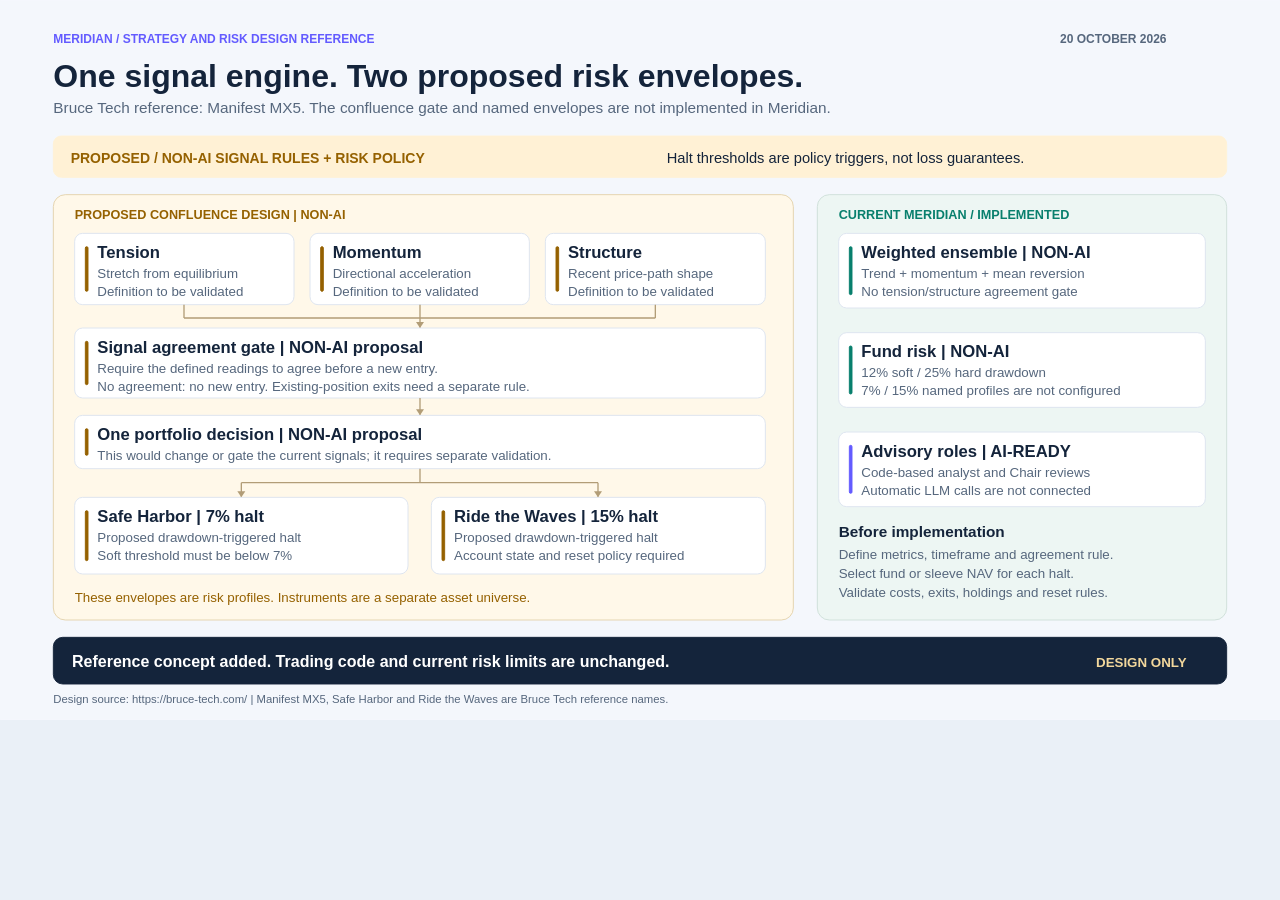
<file: presentations/architecture_20261020/bruce_inspired_proposal.html>
<!doctype html><html lang="en"><meta charset="utf-8"><meta name="viewport" content="width=device-width,initial-scale=1"><title>Proposed confluence strategy and two risk envelopes</title><style>body{margin:0;background:#eaf0f7}.slide{max-width:1920px;margin:0 auto}svg{display:block;width:100%;height:auto}@media print{@page{size:landscape;margin:0}body{background:white}}</style><main class="slide"><svg xmlns="http://www.w3.org/2000/svg" width="1920" height="1080" viewBox="0 0 1920 1080" role="img" aria-labelledby="title desc">
<title id="title">Proposed confluence strategy and two risk envelopes</title>
<desc id="desc">Attributed Bruce Tech design reference, not implemented in Meridian. Tension, momentum and structure feed a proposed non-AI agreement gate and one portfolio decision. Two proposed risk envelopes use 7% and 15% drawdown halts. Current Meridian remains a weighted three-engine ensemble with a 12% soft and 25% hard drawdown policy. Advisory interfaces are AI-ready; automatic model calls are not connected.</desc>
<rect x="0" y="0" width="1920" height="1080" rx="0" fill="#F4F7FC" stroke="#F4F7FC" stroke-width="1.4"/>
<text x="80" y="65" font-family="Segoe UI, Arial, sans-serif" font-size="18" font-weight="700" fill="#635BFF">MERIDIAN / STRATEGY AND RISK DESIGN REFERENCE</text>
<text x="1590" y="65" font-family="Segoe UI, Arial, sans-serif" font-size="18" font-weight="700" fill="#56677D">20 OCTOBER 2026</text>
<text x="80" y="131" font-family="Segoe UI, Arial, sans-serif" font-size="48" font-weight="700" fill="#14243B">One signal engine. Two proposed risk envelopes.</text>
<text x="80" y="170" font-family="Segoe UI, Arial, sans-serif" font-size="23" font-weight="400" fill="#56677D">Bruce Tech reference: Manifest MX5. The confluence gate and named envelopes are not implemented in Meridian.</text>
<rect x="80" y="204" width="1760" height="62" rx="12" fill="#FFF1D5" stroke="#FFF1D5" stroke-width="1.4"/>
<text x="106" y="244" font-family="Segoe UI, Arial, sans-serif" font-size="21" font-weight="700" fill="#956100">PROPOSED / NON-AI SIGNAL RULES + RISK POLICY</text>
<text x="1000" y="244" font-family="Segoe UI, Arial, sans-serif" font-size="22" font-weight="400" fill="#14243B">Halt thresholds are policy triggers, not loss guarantees.</text>
<rect x="80" y="292" width="1110" height="638" rx="18" fill="#FFF8E9" stroke="#E4D2AC" stroke-width="1.4"/>
<text x="112" y="328" font-family="Segoe UI, Arial, sans-serif" font-size="19" font-weight="700" fill="#956100">PROPOSED CONFLUENCE DESIGN | NON-AI</text>
<rect x="112" y="350" width="329" height="107" rx="12" fill="#FFFFFF" stroke="#DCE3EF" stroke-width="1.4"/>
<rect x="128" y="370" width="4" height="67" rx="2" fill="#956100" stroke="#956100" stroke-width="1.4"/>
<text x="146" y="387" font-family="Segoe UI, Arial, sans-serif" font-size="25" font-weight="700" fill="#14243B">Tension</text>
<text x="146" y="417" font-family="Segoe UI, Arial, sans-serif" font-size="20" font-weight="400" fill="#56677D">Stretch from equilibrium</text>
<text x="146" y="444" font-family="Segoe UI, Arial, sans-serif" font-size="20" font-weight="400" fill="#56677D">Definition to be validated</text>
<rect x="465" y="350" width="329" height="107" rx="12" fill="#FFFFFF" stroke="#DCE3EF" stroke-width="1.4"/>
<rect x="481" y="370" width="4" height="67" rx="2" fill="#956100" stroke="#956100" stroke-width="1.4"/>
<text x="499" y="387" font-family="Segoe UI, Arial, sans-serif" font-size="25" font-weight="700" fill="#14243B">Momentum</text>
<text x="499" y="417" font-family="Segoe UI, Arial, sans-serif" font-size="20" font-weight="400" fill="#56677D">Directional acceleration</text>
<text x="499" y="444" font-family="Segoe UI, Arial, sans-serif" font-size="20" font-weight="400" fill="#56677D">Definition to be validated</text>
<rect x="818" y="350" width="330" height="107" rx="12" fill="#FFFFFF" stroke="#DCE3EF" stroke-width="1.4"/>
<rect x="834" y="370" width="4" height="67" rx="2" fill="#956100" stroke="#956100" stroke-width="1.4"/>
<text x="852" y="387" font-family="Segoe UI, Arial, sans-serif" font-size="25" font-weight="700" fill="#14243B">Structure</text>
<text x="852" y="417" font-family="Segoe UI, Arial, sans-serif" font-size="20" font-weight="400" fill="#56677D">Recent price-path shape</text>
<text x="852" y="444" font-family="Segoe UI, Arial, sans-serif" font-size="20" font-weight="400" fill="#56677D">Definition to be validated</text>
<polyline points="276,457 276,477" fill="none" stroke="#B29D77" stroke-width="2"/>
<polyline points="630,457 630,477" fill="none" stroke="#B29D77" stroke-width="2"/>
<polyline points="983,457 983,477" fill="none" stroke="#B29D77" stroke-width="2"/>
<polyline points="276,477 983,477" fill="none" stroke="#B29D77" stroke-width="2"/>
<polyline points="630,477 630,492" fill="none" stroke="#B29D77" stroke-width="2"/>
<polygon points="630,492 624,483 636,483" fill="#B29D77"/>
<rect x="112" y="492" width="1036" height="105" rx="12" fill="#FFFFFF" stroke="#DCE3EF" stroke-width="1.4"/>
<rect x="128" y="512" width="4" height="65" rx="2" fill="#956100" stroke="#956100" stroke-width="1.4"/>
<text x="146" y="529" font-family="Segoe UI, Arial, sans-serif" font-size="25" font-weight="700" fill="#14243B">Signal agreement gate | NON-AI proposal</text>
<text x="146" y="559" font-family="Segoe UI, Arial, sans-serif" font-size="20" font-weight="400" fill="#56677D">Require the defined readings to agree before a new entry.</text>
<text x="146" y="586" font-family="Segoe UI, Arial, sans-serif" font-size="20" font-weight="400" fill="#56677D">No agreement: no new entry. Existing-position exits need a separate rule.</text>
<polyline points="630,597 630,623" fill="none" stroke="#B29D77" stroke-width="2"/>
<polygon points="630,623 624,614 636,614" fill="#B29D77"/>
<rect x="112" y="623" width="1036" height="80" rx="12" fill="#FFFFFF" stroke="#DCE3EF" stroke-width="1.4"/>
<rect x="128" y="643" width="4" height="40" rx="2" fill="#956100" stroke="#956100" stroke-width="1.4"/>
<text x="146" y="660" font-family="Segoe UI, Arial, sans-serif" font-size="25" font-weight="700" fill="#14243B">One portfolio decision | NON-AI proposal</text>
<text x="146" y="690" font-family="Segoe UI, Arial, sans-serif" font-size="20" font-weight="400" fill="#56677D">This would change or gate the current signals; it requires separate validation.</text>
<polyline points="630,703 630,724" fill="none" stroke="#B29D77" stroke-width="2"/>
<polyline points="362,724 897,724" fill="none" stroke="#B29D77" stroke-width="2"/>
<polyline points="362,724 362,746" fill="none" stroke="#B29D77" stroke-width="2"/>
<polygon points="362,746 356,737 368,737" fill="#B29D77"/>
<polyline points="897,724 897,746" fill="none" stroke="#B29D77" stroke-width="2"/>
<polygon points="897,746 891,737 903,737" fill="#B29D77"/>
<rect x="112" y="746" width="500" height="115" rx="12" fill="#FFFFFF" stroke="#DCE3EF" stroke-width="1.4"/>
<rect x="128" y="766" width="4" height="75" rx="2" fill="#956100" stroke="#956100" stroke-width="1.4"/>
<text x="146" y="783" font-family="Segoe UI, Arial, sans-serif" font-size="25" font-weight="700" fill="#14243B">Safe Harbor | 7% halt</text>
<text x="146" y="813" font-family="Segoe UI, Arial, sans-serif" font-size="20" font-weight="400" fill="#56677D">Proposed drawdown-triggered halt</text>
<text x="146" y="840" font-family="Segoe UI, Arial, sans-serif" font-size="20" font-weight="400" fill="#56677D">Soft threshold must be below 7%</text>
<rect x="647" y="746" width="501" height="115" rx="12" fill="#FFFFFF" stroke="#DCE3EF" stroke-width="1.4"/>
<rect x="663" y="766" width="4" height="75" rx="2" fill="#956100" stroke="#956100" stroke-width="1.4"/>
<text x="681" y="783" font-family="Segoe UI, Arial, sans-serif" font-size="25" font-weight="700" fill="#14243B">Ride the Waves | 15% halt</text>
<text x="681" y="813" font-family="Segoe UI, Arial, sans-serif" font-size="20" font-weight="400" fill="#56677D">Proposed drawdown-triggered halt</text>
<text x="681" y="840" font-family="Segoe UI, Arial, sans-serif" font-size="20" font-weight="400" fill="#56677D">Account state and reset policy required</text>
<text x="112" y="903" font-family="Segoe UI, Arial, sans-serif" font-size="20" font-weight="400" fill="#956100">These envelopes are risk profiles. Instruments are a separate asset universe.</text>
<rect x="1226" y="292" width="614" height="638" rx="18" fill="#EDF6F3" stroke="#CEDFD9" stroke-width="1.4"/>
<text x="1258" y="328" font-family="Segoe UI, Arial, sans-serif" font-size="19" font-weight="700" fill="#087F6D">CURRENT MERIDIAN / IMPLEMENTED</text>
<rect x="1258" y="350" width="550" height="112" rx="12" fill="#FFFFFF" stroke="#DCE3EF" stroke-width="1.4"/>
<rect x="1274" y="370" width="4" height="72" rx="2" fill="#087F6D" stroke="#087F6D" stroke-width="1.4"/>
<text x="1292" y="387" font-family="Segoe UI, Arial, sans-serif" font-size="25" font-weight="700" fill="#14243B">Weighted ensemble | NON-AI</text>
<text x="1292" y="417" font-family="Segoe UI, Arial, sans-serif" font-size="20" font-weight="400" fill="#56677D">Trend + momentum + mean reversion</text>
<text x="1292" y="444" font-family="Segoe UI, Arial, sans-serif" font-size="20" font-weight="400" fill="#56677D">No tension/structure agreement gate</text>
<rect x="1258" y="499" width="550" height="112" rx="12" fill="#FFFFFF" stroke="#DCE3EF" stroke-width="1.4"/>
<rect x="1274" y="519" width="4" height="72" rx="2" fill="#087F6D" stroke="#087F6D" stroke-width="1.4"/>
<text x="1292" y="536" font-family="Segoe UI, Arial, sans-serif" font-size="25" font-weight="700" fill="#14243B">Fund risk | NON-AI</text>
<text x="1292" y="566" font-family="Segoe UI, Arial, sans-serif" font-size="20" font-weight="400" fill="#56677D">12% soft / 25% hard drawdown</text>
<text x="1292" y="593" font-family="Segoe UI, Arial, sans-serif" font-size="20" font-weight="400" fill="#56677D">7% / 15% named profiles are not configured</text>
<rect x="1258" y="648" width="550" height="112" rx="12" fill="#FFFFFF" stroke="#DCE3EF" stroke-width="1.4"/>
<rect x="1274" y="668" width="4" height="72" rx="2" fill="#635BFF" stroke="#635BFF" stroke-width="1.4"/>
<text x="1292" y="685" font-family="Segoe UI, Arial, sans-serif" font-size="25" font-weight="700" fill="#14243B">Advisory roles | AI-READY</text>
<text x="1292" y="715" font-family="Segoe UI, Arial, sans-serif" font-size="20" font-weight="400" fill="#56677D">Code-based analyst and Chair reviews</text>
<text x="1292" y="742" font-family="Segoe UI, Arial, sans-serif" font-size="20" font-weight="400" fill="#56677D">Automatic LLM calls are not connected</text>
<text x="1258" y="805" font-family="Segoe UI, Arial, sans-serif" font-size="23" font-weight="700" fill="#14243B">Before implementation</text>
<text x="1258" y="838" font-family="Segoe UI, Arial, sans-serif" font-size="20" font-weight="400" fill="#56677D">Define metrics, timeframe and agreement rule.</text>
<text x="1258" y="867" font-family="Segoe UI, Arial, sans-serif" font-size="20" font-weight="400" fill="#56677D">Select fund or sleeve NAV for each halt.</text>
<text x="1258" y="896" font-family="Segoe UI, Arial, sans-serif" font-size="20" font-weight="400" fill="#56677D">Validate costs, exits, holdings and reset rules.</text>
<rect x="80" y="956" width="1760" height="70" rx="14" fill="#14243B" stroke="#14243B" stroke-width="1.4"/>
<text x="108" y="1000" font-family="Segoe UI, Arial, sans-serif" font-size="24" font-weight="700" fill="#FFFFFF">Reference concept added. Trading code and current risk limits are unchanged.</text>
<text x="1644" y="1000" font-family="Segoe UI, Arial, sans-serif" font-size="20" font-weight="700" fill="#F2D79C">DESIGN ONLY</text>
<text x="80" y="1054" font-family="Segoe UI, Arial, sans-serif" font-size="17" font-weight="400" fill="#56677D">Design source: https://bruce-tech.com/ | Manifest MX5, Safe Harbor and Ride the Waves are Bruce Tech reference names.</text>
</svg></main></html>
</file>
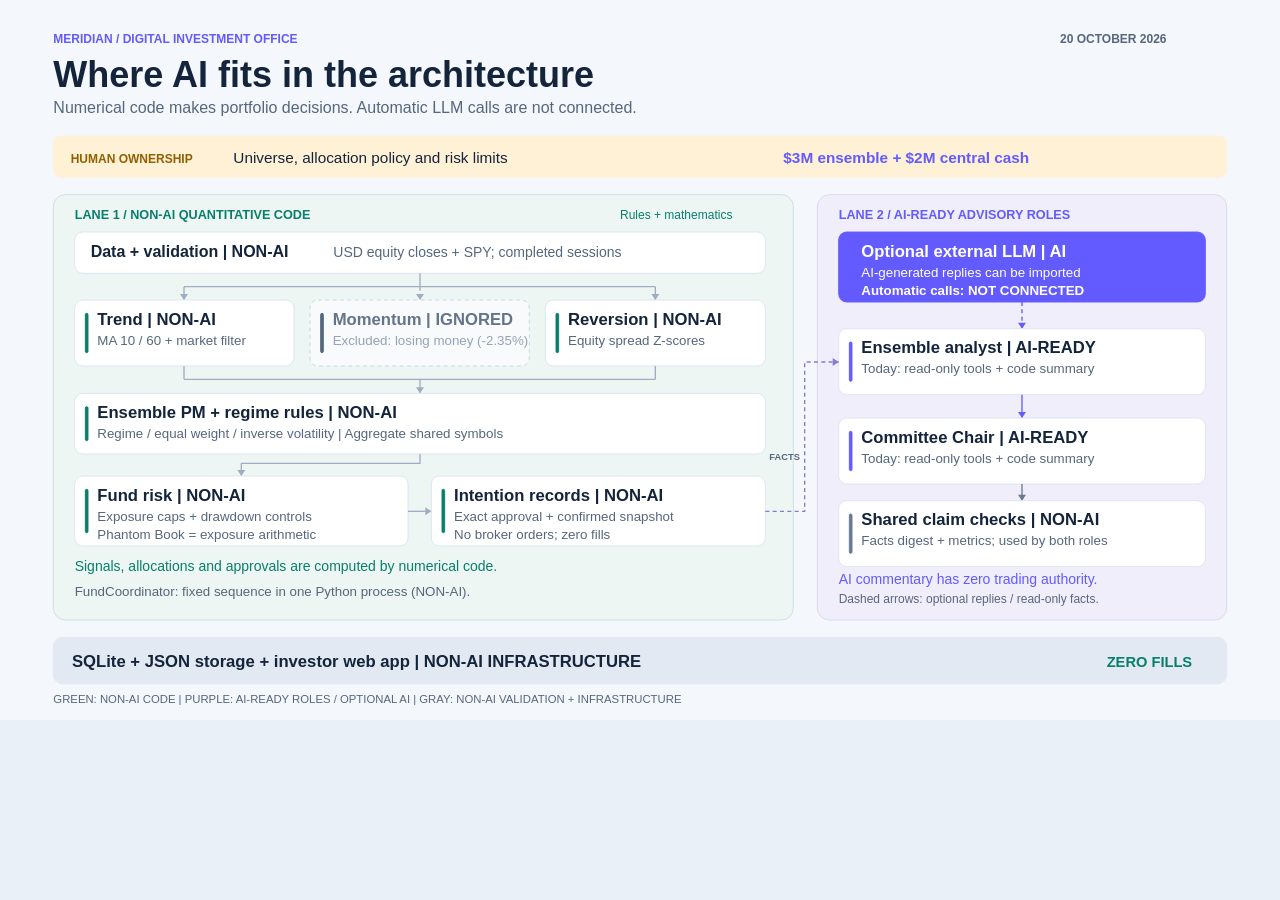
<file: presentations/architecture_20261020/ensemble_architecture.html>
<!doctype html><html lang="en"><meta charset="utf-8"><meta name="viewport" content="width=device-width,initial-scale=1"><title>Meridian | Ensemble architecture</title><style>body{margin:0;background:#eaf0f7}.slide{max-width:1920px;margin:0 auto}svg{display:block;width:100%;height:auto}@media print{@page{size:landscape;margin:0}body{background:white}}</style><main class="slide"><svg xmlns="http://www.w3.org/2000/svg" width="1920" height="1080" viewBox="0 0 1920 1080" role="img" aria-labelledby="title desc">
<title id="title">Where AI fits in Meridian</title>
<desc id="desc">Strategies, regime rules, allocation, fund risk, Phantom Book, orchestration, validation, storage and the web app are non-AI code. Analyst and Chair are AI-ready interfaces with code-generated reviews today. An optional external LLM can supply imported replies. Automatic LLM calls are not connected. Zero fills.</desc>
<rect x="0" y="0" width="1920" height="1080" rx="0" fill="#F4F7FC" stroke="#F4F7FC" stroke-width="1.4"/>
<text x="80" y="65" font-family="Segoe UI, Arial, sans-serif" font-size="18" font-weight="700" fill="#635BFF">MERIDIAN / DIGITAL INVESTMENT OFFICE</text>
<text x="80" y="131" font-family="Segoe UI, Arial, sans-serif" font-size="54" font-weight="700" fill="#14243B">Where AI fits in the architecture</text>
<text x="80" y="170" font-family="Segoe UI, Arial, sans-serif" font-size="24" font-weight="400" fill="#56677D">Numerical code makes portfolio decisions. Automatic LLM calls are not connected.</text>
<text x="1590" y="65" font-family="Segoe UI, Arial, sans-serif" font-size="18" font-weight="700" fill="#56677D">20 OCTOBER 2026</text>
<rect x="80" y="204" width="1760" height="62" rx="12" fill="#FFF1D5" stroke="#FFF1D5" stroke-width="1.4"/>
<text x="106" y="244" font-family="Segoe UI, Arial, sans-serif" font-size="18" font-weight="700" fill="#916000">HUMAN OWNERSHIP</text>
<text x="350" y="244" font-family="Segoe UI, Arial, sans-serif" font-size="23" font-weight="400" fill="#14243B">Universe, allocation policy and risk limits</text>
<text x="1175" y="244" font-family="Segoe UI, Arial, sans-serif" font-size="23" font-weight="700" fill="#635BFF">$3M ensemble  +  $2M central cash</text>
<rect x="80" y="292" width="1110" height="638" rx="18" fill="#EDF6F3" stroke="#CEDFD9" stroke-width="1.4"/>
<text x="112" y="328" font-family="Segoe UI, Arial, sans-serif" font-size="19" font-weight="700" fill="#087F6D">LANE 1 / NON-AI QUANTITATIVE CODE</text>
<text x="930" y="328" font-family="Segoe UI, Arial, sans-serif" font-size="18" font-weight="400" fill="#087F6D">Rules + mathematics</text>
<rect x="112" y="348" width="1036" height="62" rx="12" fill="#FFFFFF" stroke="#DCE3EF" stroke-width="1.4"/>
<text x="136" y="386" font-family="Segoe UI, Arial, sans-serif" font-size="24" font-weight="700" fill="#14243B">Data + validation | NON-AI</text>
<text x="500" y="386" font-family="Segoe UI, Arial, sans-serif" font-size="21" font-weight="400" fill="#56677D">USD equity closes + SPY; completed sessions</text>
<polyline points="630,410 630,430" fill="none" stroke="#A0ADC0" stroke-width="2"/>
<polyline points="276,430 983,430" fill="none" stroke="#A0ADC0" stroke-width="2"/>
<polyline points="276,430 276,450" fill="none" stroke="#A0ADC0" stroke-width="2"/>
<polygon points="276,450 270,441 282,441" fill="#A0ADC0"/>
<polyline points="630,430 630,450" fill="none" stroke="#A0ADC0" stroke-width="2" stroke-dasharray="6 5"/>
<polygon points="630,450 624,441 636,441" fill="#A0ADC0"/>
<polyline points="983,430 983,450" fill="none" stroke="#A0ADC0" stroke-width="2"/>
<polygon points="983,450 977,441 989,441" fill="#A0ADC0"/>
<rect x="112" y="450" width="329" height="99" rx="12" fill="#FFFFFF" stroke="#DCE3EF" stroke-width="1.4"/>
<rect x="128" y="470" width="4" height="59" rx="2" fill="#087F6D" stroke="#087F6D" stroke-width="1.4"/>
<text x="146" y="487" font-family="Segoe UI, Arial, sans-serif" font-size="25" font-weight="700" fill="#14243B">Trend | NON-AI</text>
<text x="146" y="517" font-family="Segoe UI, Arial, sans-serif" font-size="20" font-weight="400" fill="#56677D">MA 10 / 60 + market filter</text>
<rect x="465" y="450" width="329" height="99" rx="12" fill="#F8FAFC" stroke="#CBD5E1" stroke-width="1.4" stroke-dasharray="6 5"/>
<rect x="481" y="470" width="4" height="59" rx="2" fill="#56677D" stroke="#56677D" stroke-width="1.4"/>
<text x="499" y="487" font-family="Segoe UI, Arial, sans-serif" font-size="25" font-weight="700" fill="#64748B">Momentum | IGNORED</text>
<text x="499" y="517" font-family="Segoe UI, Arial, sans-serif" font-size="20" font-weight="400" fill="#94A3B8">Excluded: losing money (-2.35%)</text>
<rect x="818" y="450" width="330" height="99" rx="12" fill="#FFFFFF" stroke="#DCE3EF" stroke-width="1.4"/>
<rect x="834" y="470" width="4" height="59" rx="2" fill="#087F6D" stroke="#087F6D" stroke-width="1.4"/>
<text x="852" y="487" font-family="Segoe UI, Arial, sans-serif" font-size="25" font-weight="700" fill="#14243B">Reversion | NON-AI</text>
<text x="852" y="517" font-family="Segoe UI, Arial, sans-serif" font-size="20" font-weight="400" fill="#56677D">Equity spread Z-scores</text>
<polyline points="276,549 276,569" fill="none" stroke="#A0ADC0" stroke-width="2"/>
<polyline points="983,549 983,569" fill="none" stroke="#A0ADC0" stroke-width="2"/>
<polyline points="276,569 983,569" fill="none" stroke="#A0ADC0" stroke-width="2"/>
<polyline points="630,569 630,590" fill="none" stroke="#A0ADC0" stroke-width="2"/>
<polygon points="630,590 624,581 636,581" fill="#A0ADC0"/>
<rect x="112" y="590" width="1036" height="91" rx="12" fill="#FFFFFF" stroke="#DCE3EF" stroke-width="1.4"/>
<rect x="128" y="610" width="4" height="51" rx="2" fill="#087F6D" stroke="#087F6D" stroke-width="1.4"/>
<text x="146" y="627" font-family="Segoe UI, Arial, sans-serif" font-size="25" font-weight="700" fill="#14243B">Ensemble PM + regime rules | NON-AI</text>
<text x="146" y="657" font-family="Segoe UI, Arial, sans-serif" font-size="20" font-weight="400" fill="#56677D">Regime / equal weight / inverse volatility  |  Aggregate shared symbols</text>
<polyline points="630,681 630,695 362,695 362,714" fill="none" stroke="#A0ADC0" stroke-width="2"/>
<polygon points="362,714 356,705 368,705" fill="#A0ADC0"/>
<rect x="112" y="714" width="500" height="105" rx="12" fill="#FFFFFF" stroke="#DCE3EF" stroke-width="1.4"/>
<rect x="128" y="734" width="4" height="65" rx="2" fill="#087F6D" stroke="#087F6D" stroke-width="1.4"/>
<text x="146" y="751" font-family="Segoe UI, Arial, sans-serif" font-size="25" font-weight="700" fill="#14243B">Fund risk | NON-AI</text>
<text x="146" y="781" font-family="Segoe UI, Arial, sans-serif" font-size="20" font-weight="400" fill="#56677D">Exposure caps + drawdown controls</text>
<text x="146" y="808" font-family="Segoe UI, Arial, sans-serif" font-size="20" font-weight="400" fill="#56677D">Phantom Book = exposure arithmetic</text>
<polyline points="612,767 647,767" fill="none" stroke="#A0ADC0" stroke-width="2"/>
<polygon points="647,767 638,761 638,773" fill="#A0ADC0"/>
<rect x="647" y="714" width="501" height="105" rx="12" fill="#FFFFFF" stroke="#DCE3EF" stroke-width="1.4"/>
<rect x="663" y="734" width="4" height="65" rx="2" fill="#087F6D" stroke="#087F6D" stroke-width="1.4"/>
<text x="681" y="751" font-family="Segoe UI, Arial, sans-serif" font-size="25" font-weight="700" fill="#14243B">Intention records | NON-AI</text>
<text x="681" y="781" font-family="Segoe UI, Arial, sans-serif" font-size="20" font-weight="400" fill="#56677D">Exact approval + confirmed snapshot</text>
<text x="681" y="808" font-family="Segoe UI, Arial, sans-serif" font-size="20" font-weight="400" fill="#56677D">No broker orders; zero fills</text>
<text x="112" y="857" font-family="Segoe UI, Arial, sans-serif" font-size="21" font-weight="400" fill="#087F6D">Signals, allocations and approvals are computed by numerical code.</text>
<text x="112" y="894" font-family="Segoe UI, Arial, sans-serif" font-size="20" font-weight="400" fill="#56677D">FundCoordinator: fixed sequence in one Python process (NON-AI).</text>
<rect x="1226" y="292" width="614" height="638" rx="18" fill="#F1EEFC" stroke="#DCD5F2" stroke-width="1.4"/>
<text x="1258" y="328" font-family="Segoe UI, Arial, sans-serif" font-size="19" font-weight="700" fill="#635BFF">LANE 2 / AI-READY ADVISORY ROLES</text>
<rect x="1258" y="348" width="550" height="105" rx="12" fill="#635BFF" stroke="#635BFF" stroke-width="1.4"/>
<text x="1292" y="385" font-family="Segoe UI, Arial, sans-serif" font-size="25" font-weight="700" fill="#FFFFFF">Optional external LLM | AI</text>
<text x="1292" y="415" font-family="Segoe UI, Arial, sans-serif" font-size="20" font-weight="400" fill="#FFFFFF">AI-generated replies can be imported</text>
<text x="1292" y="442" font-family="Segoe UI, Arial, sans-serif" font-size="20" font-weight="700" fill="#FFFFFF">Automatic calls: NOT CONNECTED</text>
<polyline points="1533,453 1533,493" fill="none" stroke="#635BFF" stroke-width="2" stroke-dasharray="6 5"/>
<polygon points="1533,493 1527,484 1539,484" fill="#635BFF"/>
<rect x="1258" y="493" width="550" height="99" rx="12" fill="#FFFFFF" stroke="#DCE3EF" stroke-width="1.4"/>
<rect x="1274" y="513" width="4" height="59" rx="2" fill="#635BFF" stroke="#635BFF" stroke-width="1.4"/>
<text x="1292" y="530" font-family="Segoe UI, Arial, sans-serif" font-size="25" font-weight="700" fill="#14243B">Ensemble analyst | AI-READY</text>
<text x="1292" y="560" font-family="Segoe UI, Arial, sans-serif" font-size="20" font-weight="400" fill="#56677D">Today: read-only tools + code summary</text>
<polyline points="1533,592 1533,627" fill="none" stroke="#635BFF" stroke-width="2"/>
<polygon points="1533,627 1527,618 1539,618" fill="#635BFF"/>
<rect x="1258" y="627" width="550" height="99" rx="12" fill="#FFFFFF" stroke="#DCE3EF" stroke-width="1.4"/>
<rect x="1274" y="647" width="4" height="59" rx="2" fill="#635BFF" stroke="#635BFF" stroke-width="1.4"/>
<text x="1292" y="664" font-family="Segoe UI, Arial, sans-serif" font-size="25" font-weight="700" fill="#14243B">Committee Chair | AI-READY</text>
<text x="1292" y="694" font-family="Segoe UI, Arial, sans-serif" font-size="20" font-weight="400" fill="#56677D">Today: read-only tools + code summary</text>
<polyline points="1533,726 1533,751" fill="none" stroke="#697A91" stroke-width="2"/>
<polygon points="1533,751 1527,742 1539,742" fill="#697A91"/>
<rect x="1258" y="751" width="550" height="99" rx="12" fill="#FFFFFF" stroke="#DCE3EF" stroke-width="1.4"/>
<rect x="1274" y="771" width="4" height="59" rx="2" fill="#697A91" stroke="#697A91" stroke-width="1.4"/>
<text x="1292" y="788" font-family="Segoe UI, Arial, sans-serif" font-size="25" font-weight="700" fill="#14243B">Shared claim checks | NON-AI</text>
<text x="1292" y="818" font-family="Segoe UI, Arial, sans-serif" font-size="20" font-weight="400" fill="#56677D">Facts digest + metrics; used by both roles</text>
<polyline points="1148,767 1207,767 1207,543 1258,543" fill="none" stroke="#8A7BC9" stroke-width="2" stroke-dasharray="6 5"/>
<polygon points="1258,543 1249,537 1249,549" fill="#8A7BC9"/>
<text x="1154" y="690" font-family="Segoe UI, Arial, sans-serif" font-size="14" font-weight="700" fill="#56677D">FACTS</text>
<text x="1258" y="876" font-family="Segoe UI, Arial, sans-serif" font-size="21" font-weight="400" fill="#635BFF">AI commentary has zero trading authority.</text>
<text x="1258" y="905" font-family="Segoe UI, Arial, sans-serif" font-size="18" font-weight="400" fill="#56677D">Dashed arrows: optional replies / read-only facts.</text>
<rect x="80" y="956" width="1760" height="70" rx="14" fill="#E3E9F2" stroke="#E3E9F2" stroke-width="1.4"/>
<text x="108" y="1000" font-family="Segoe UI, Arial, sans-serif" font-size="25" font-weight="700" fill="#14243B">SQLite + JSON storage + investor web app | NON-AI INFRASTRUCTURE</text>
<text x="1660" y="1000" font-family="Segoe UI, Arial, sans-serif" font-size="22" font-weight="700" fill="#087F6D">ZERO FILLS</text>
<text x="80" y="1054" font-family="Segoe UI, Arial, sans-serif" font-size="17" font-weight="400" fill="#56677D">GREEN: NON-AI CODE   |   PURPLE: AI-READY ROLES / OPTIONAL AI   |   GRAY: NON-AI VALIDATION + INFRASTRUCTURE</text>
</svg></main></html>
</file>
